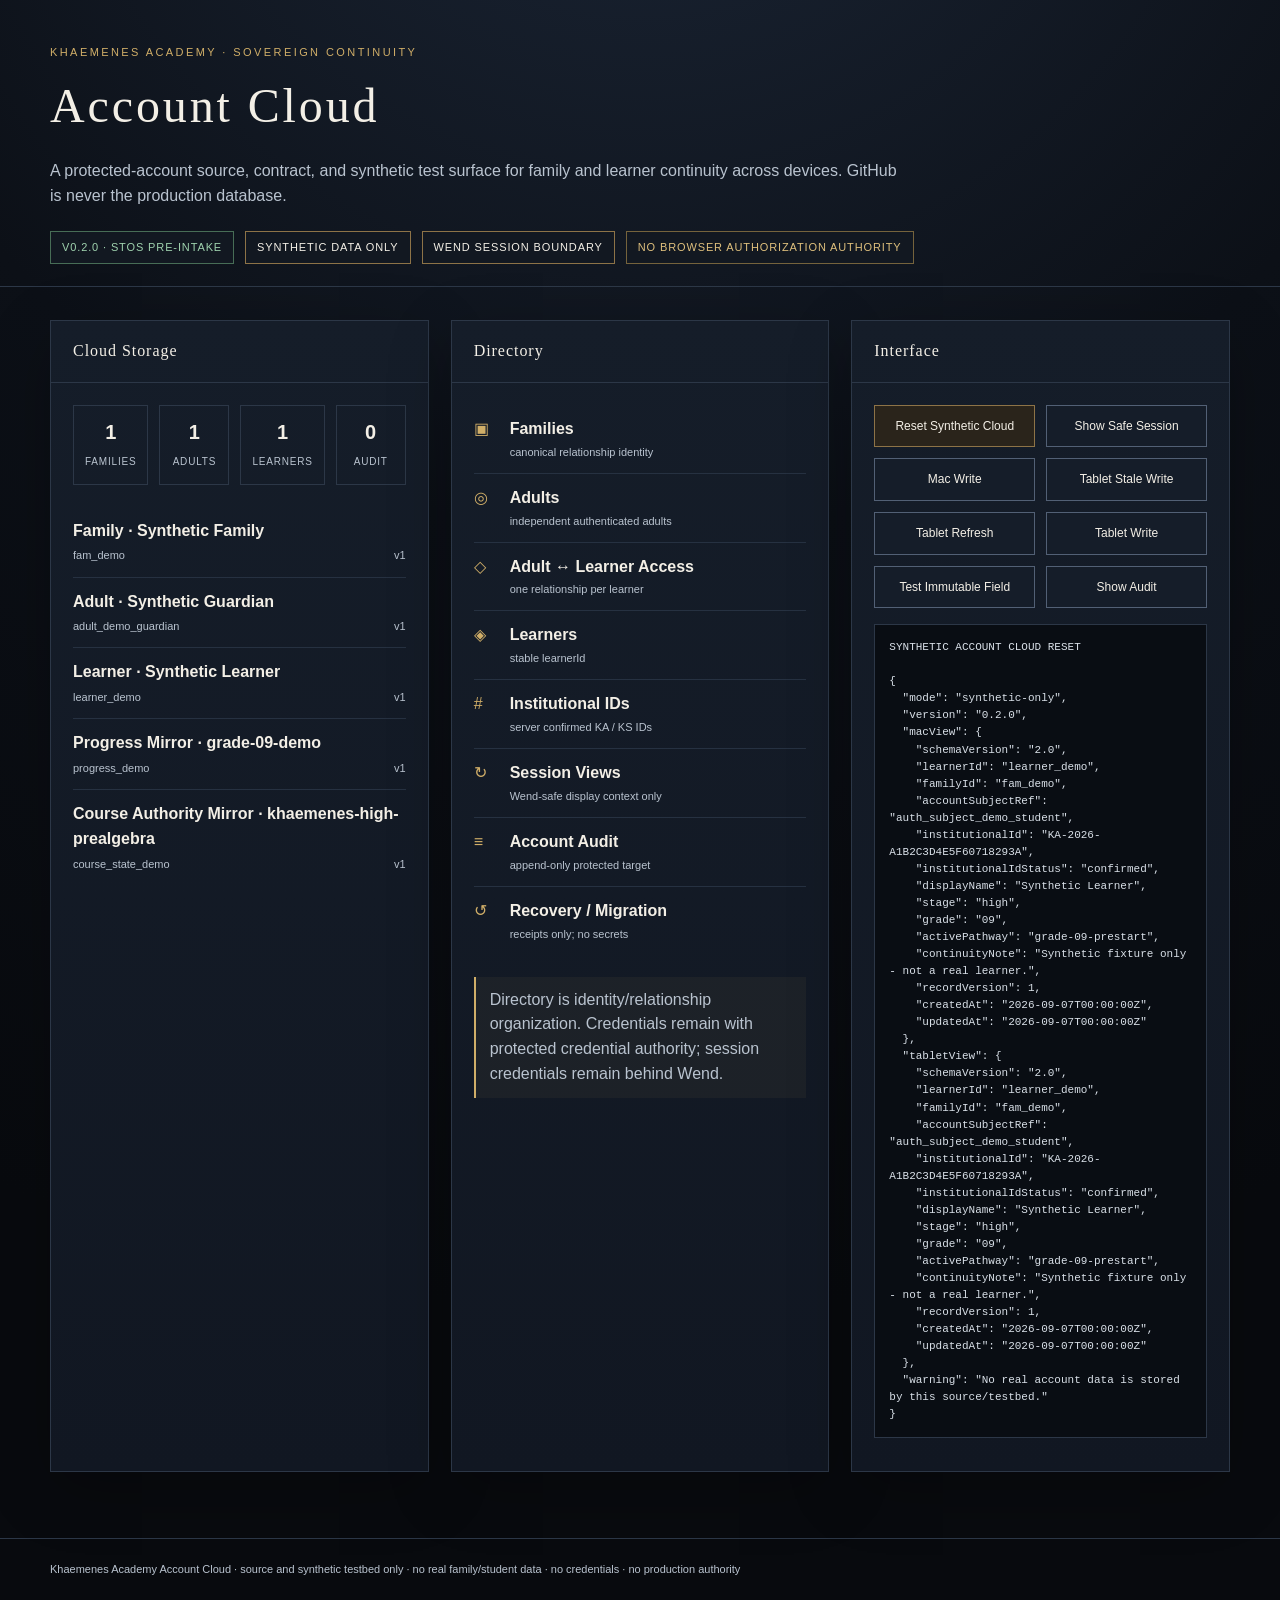
<file: index.html>
<!doctype html>
<html lang="en">
<head>
<meta charset="utf-8">
<meta name="viewport" content="width=device-width,initial-scale=1,viewport-fit=cover">
<meta name="referrer" content="no-referrer">
<meta http-equiv="Permissions-Policy" content="camera=(), microphone=(), geolocation=(), payment=(), usb=()">
<meta http-equiv="Content-Security-Policy" content="default-src 'self'; script-src 'self'; style-src 'self'; img-src 'self' data:; connect-src 'self'; object-src 'none'; base-uri 'none'; form-action 'none'; frame-ancestors 'none'">
<title>Khaemenes Account Cloud · STOS Pre-Intake</title>
<link rel="stylesheet" href="./assets/account-cloud.css">
</head>
<body>
<header class="mast"><div class="shell"><div class="kicker">Khaemenes Academy · Sovereign Continuity</div><h1>Account Cloud</h1><p class="sub">A protected-account source, contract, and synthetic test surface for family and learner continuity across devices. GitHub is never the production database.</p><div class="statusline"><span class="pill ok">v0.2.0 · STOS Pre-Intake</span><span class="pill">Synthetic Data Only</span><span class="pill">Wend Session Boundary</span><span class="pill warn">No Browser Authorization Authority</span></div></div></header>
<main><div class="shell"><div class="grid">
<section class="panel" aria-labelledby="cloud-title"><div class="panel-head"><h2 id="cloud-title">Cloud Storage</h2></div><div class="panel-body"><div class="stats"><div class="stat"><b id="stat-families">0</b><span>Families</span></div><div class="stat"><b id="stat-adults">0</b><span>Adults</span></div><div class="stat"><b id="stat-learners">0</b><span>Learners</span></div><div class="stat"><b id="stat-audit">0</b><span>Audit</span></div></div><div id="record-list"></div></div></section>
<section class="panel" aria-labelledby="directory-title"><div class="panel-head"><h2 id="directory-title">Directory</h2></div><div class="panel-body"><div id="directory-tree"></div><div class="notice">Directory is identity/relationship organization. Credentials remain with protected credential authority; session credentials remain behind Wend.</div></div></section>
<section class="panel" aria-labelledby="interface-title"><div class="panel-head"><h2 id="interface-title">Interface</h2></div><div class="panel-body"><div class="actions"><button class="btn primary" id="reset-cloud" type="button">Reset Synthetic Cloud</button><button class="btn" id="show-session" type="button">Show Safe Session</button><button class="btn" id="mac-write" type="button">Mac Write</button><button class="btn" id="tablet-stale" type="button">Tablet Stale Write</button><button class="btn" id="tablet-refresh" type="button">Tablet Refresh</button><button class="btn" id="tablet-write" type="button">Tablet Write</button><button class="btn" id="immutable-attack" type="button">Test Immutable Field</button><button class="btn" id="show-audit" type="button">Show Audit</button></div><pre id="console" class="console">Loading synthetic Account Cloud…</pre></div></section>
</div></div></main>
<footer><div class="shell">Khaemenes Academy Account Cloud · source and synthetic testbed only · no real family/student data · no credentials · no production authority</div></footer>
<script src="./assets/account-cloud-client.js"></script>
<script src="./assets/account-cloud-config.example.js"></script>
<script src="./assets/account-cloud-ui.js"></script>
</body>
</html>
</file>
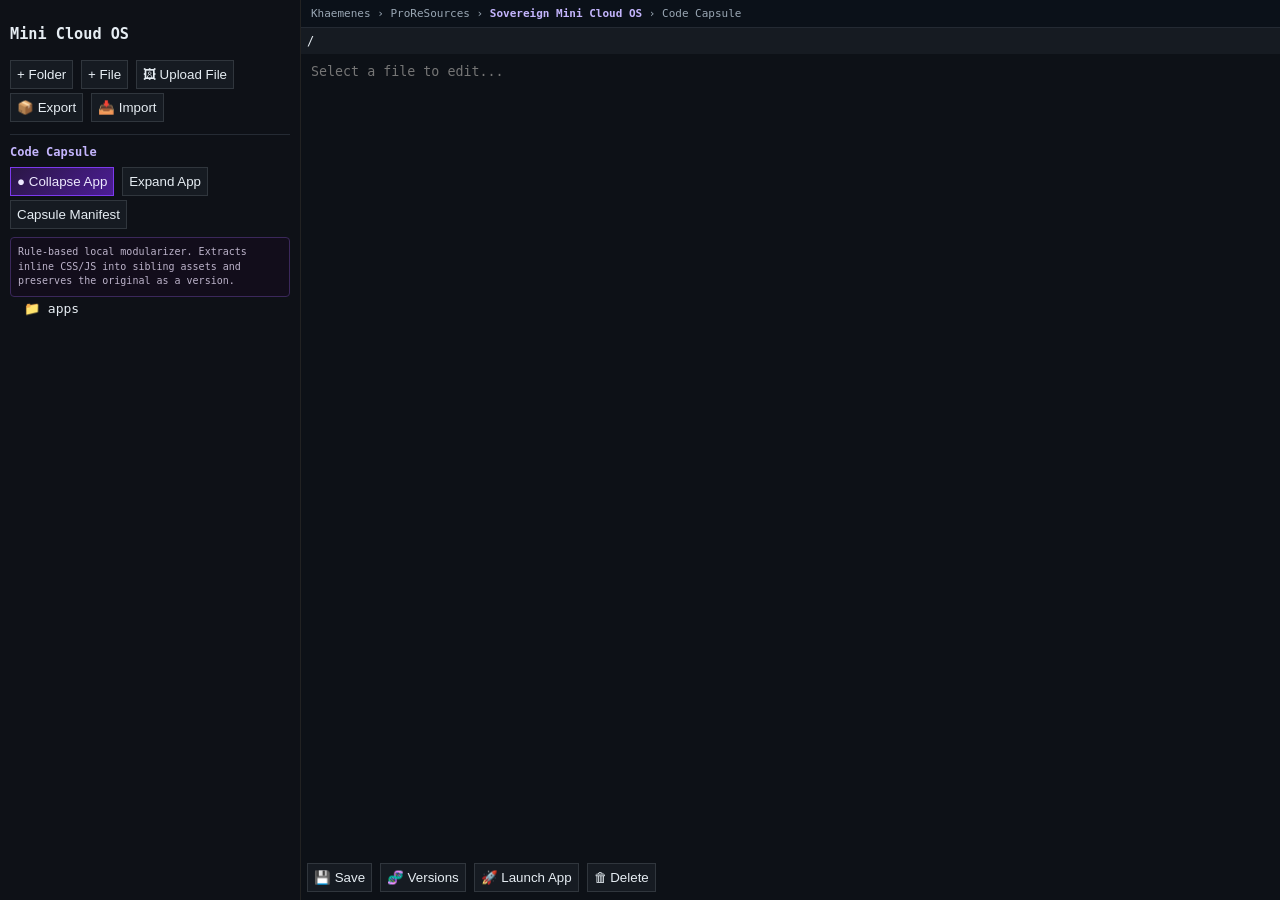
<file: reference/sovereign-mini-cloud-os-code-capsule.html>
<!DOCTYPE html>
<html lang="en">
<head>
<meta charset="UTF-8">
<title>Sovereign Mini Cloud OS · Code Capsule</title>
<meta name="viewport" content="width=device-width, initial-scale=1.0">
<style>
body {
  margin: 0;
  font-family: monospace;
  display: flex;
  height: 100vh;
  background: #0e1117;
  color: #e6edf3;
}
#sidebar {
  width: 280px;
  border-right: 1px solid #222;
  padding: 10px;
  overflow-y: auto;
}
#main {
  flex: 1;
  display: flex;
  flex-direction: column;
}
button {
  background: #161b22;
  color: #e6edf3;
  border: 1px solid #30363d;
  padding: 6px;
  margin: 2px 0;
  cursor: pointer;
}
button:hover { background: #21262d; }
ul { list-style: none; padding-left: 14px; margin: 0; }
li { cursor: pointer; margin: 4px 0; }
.folder::before { content: "📁 "; }
.file::before { content: "📄 "; }
.app::before { content: "🚀 "; }
#editor {
  flex: 1;
  background: #0d1117;
  color: #e6edf3;
  border: none;
  padding: 10px;
  resize: none;
}
#imagePreview {
  max-width: 100%;
  max-height: 40vh;
  display: none;
  margin-top: 8px;
  object-fit: contain;
  background: #05070c;
  border-radius: 4px;
}
#path {
  background: #161b22;
  padding: 6px;
  font-size: 12px;
}
#toolbar { padding: 6px; background: #0d1117; }

/* 🟣 KHAEMENES MINI-AGI / CODE-CAPSULE SOURCE MARKER — hidden from visible UI */
:root { --khae-mini-agi-dot:#8b5cf6; }
#khaeMiniAgiDot { display:none !important; color:var(--khae-mini-agi-dot); }

#breadcrumbs{
  position:sticky;top:0;z-index:5;
  padding:7px 10px;border-bottom:1px solid #242a33;
  background:#0b1119;color:#9aa7b4;font-size:11px;
}
#breadcrumbs strong{color:#c4b5fd}
#capsuleTools{
  margin-top:10px;padding-top:10px;border-top:1px solid #252b34;
}
#capsuleTools h4{margin:0 0 6px;color:#c4b5fd;font-size:12px}
.purpleButton{
  border-color:#7c3aed !important;
  background:linear-gradient(135deg,#2a1744,#4c1d95) !important;
  color:#ede9fe !important;
}
.purpleButton:hover{background:linear-gradient(135deg,#3b1f62,#6d28d9) !important}
#capsuleNotice{
  margin-top:6px;padding:7px;border:1px solid #3b285b;border-radius:4px;
  color:#bcb3ca;background:#120d1b;font-size:10px;line-height:1.45
}
dialog{
  width:min(760px,calc(100% - 32px));max-height:85vh;
  border:1px solid #30363d;border-radius:7px;background:#0d1117;color:#e6edf3;
}
dialog::backdrop{background:rgba(0,0,0,.7)}
.dialogHead{display:flex;align-items:center;gap:8px;padding-bottom:8px;border-bottom:1px solid #30363d}
.dialogHead h3{margin:0;color:#c4b5fd}
.dialogHead button{margin-left:auto;width:auto}
.dialogBody{padding-top:10px}
.dialogBody pre{max-height:42vh;overflow:auto;white-space:pre-wrap;background:#070b10;padding:10px;border:1px solid #252b34}


/* =========================================================
   BLACK HOLE VAULT
   Encrypted, browser-local, omitted from the visible tree
   and from normal Mini Cloud exports.
   ========================================================= */
#blackHoleVaultEntry[hidden]{display:none !important}
#blackHoleVaultEntry{
  width:100%;
  margin-top:6px;
  border-color:#3b0764 !important;
  background:linear-gradient(135deg,#120817,#271039) !important;
  color:#e9d5ff !important;
}
#blackHoleVaultEntry:hover{
  background:linear-gradient(135deg,#1b0b25,#3b1760) !important;
}
#blackHoleVaultDialog{
  width:min(820px,calc(100% - 32px));
  max-height:88vh;
}
.bhv-grid{
  display:grid;
  grid-template-columns:1fr auto;
  gap:8px;
  align-items:center;
}
.bhv-grid input{
  min-width:0;
  width:100%;
  box-sizing:border-box;
  background:#070b10;
  color:#e6edf3;
  border:1px solid #30363d;
  border-radius:4px;
  padding:8px;
  font:inherit;
}
.bhv-actions{
  display:flex;
  flex-wrap:wrap;
  gap:6px;
  margin:10px 0;
}
.bhv-status{
  min-height:18px;
  padding:7px 8px;
  border:1px solid #252b34;
  border-radius:4px;
  color:#b8c4d0;
  background:#090d13;
  font-size:11px;
  line-height:1.45;
}
.bhv-warning{
  margin-top:8px;
  padding:8px;
  border:1px solid #4b2435;
  border-radius:4px;
  color:#d8b4c1;
  background:#170b10;
  font-size:10px;
  line-height:1.45;
}
#blackHoleVaultList{
  margin-top:10px;
  padding:0;
  border-top:1px solid #252b34;
}
#blackHoleVaultList li{
  display:grid;
  grid-template-columns:minmax(0,1fr) auto;
  gap:8px;
  align-items:center;
  padding:8px 2px;
  border-bottom:1px solid #1e252e;
  cursor:default;
}
#blackHoleVaultList strong{
  display:block;
  color:#e9d5ff;
  font-size:12px;
}
#blackHoleVaultList small{
  display:block;
  color:#8793a0;
  font-size:10px;
  margin-top:2px;
}
#blackHoleVaultList .bhv-row-actions{
  display:flex;
  gap:4px;
}
#blackHoleVaultList button{
  width:auto;
  margin:0;
  font-size:10px;
}

</style>
</head>
<body>
<!-- 🟣 KHAEMENES MINI-AGI COLLAPSE SEAM: search "🟣" in source to find this module -->
<span id="khaeMiniAgiDot" aria-hidden="true">•</span>


<div id="sidebar">
  <h3>Mini Cloud OS</h3>
  <button onclick="newFolder()">+ Folder</button>
  <button onclick="newFile()">+ File</button>
  <button onclick="uploadFile()">🖼 Upload File</button>
  <button onclick="exportCloud()">📦 Export</button>
  <button onclick="importCloud()">📥 Import</button>
  <div id="capsuleTools">
    <h4>Code Capsule</h4>
    <button class="purpleButton" onclick="collapseSelectedApp()">● Collapse App</button>
    <button onclick="expandSelectedApp()">Expand App</button>
    <button onclick="showCapsuleManifest()">Capsule Manifest</button>
    <div id="capsuleNotice">Rule-based local modularizer. Extracts inline CSS/JS into sibling assets and preserves the original as a version.</div>
    <button id="blackHoleVaultEntry" class="purpleButton" type="button" hidden>◉ Private Vault</button>
  </div>
  <ul id="tree"></ul>
</div>

<div id="main">
  <div id="breadcrumbs">Khaemenes › ProReSources › <strong>Sovereign Mini Cloud OS</strong> › Code Capsule</div>
  <div id="path">/</div>
  <textarea id="editor" placeholder="Select a file to edit..."></textarea>
  <img id="imagePreview" alt="Image preview" />
  <div id="toolbar">
    <button onclick="saveFile()">💾 Save</button>
    <button onclick="showVersions()">🧬 Versions</button>
    <button onclick="launchApp()">🚀 Launch App</button>
    <button onclick="deleteItem()">🗑 Delete</button>
  </div>
</div>


<dialog id="capsuleDialog">
  <div class="dialogHead">
    <h3>Code Capsule</h3>
    <button type="button" onclick="document.getElementById('capsuleDialog').close()">×</button>
  </div>
  <div class="dialogBody">
    <div id="capsuleDialogText"></div>
    <pre id="capsuleDialogPre"></pre>
  </div>
</dialog>


<!--
  BLACK HOLE VAULT UI
  Hidden by default. Reveal with ?vault=1 or Ctrl+Alt+V.
  Security does not depend on the UI being hidden: vault records are encrypted.
-->
<dialog id="blackHoleVaultDialog">
  <div class="dialogHead">
    <h3>Private Vault</h3>
    <button type="button" id="blackHoleVaultClose">×</button>
  </div>
  <div class="dialogBody">
    <div class="bhv-grid">
      <input
        id="blackHoleVaultPassphrase"
        type="password"
        autocomplete="new-password"
        spellcheck="false"
        placeholder="Vault passphrase"
        aria-label="Private Vault passphrase"
      />
      <button type="button" id="blackHoleVaultUnlock" class="purpleButton">Unlock / Initialize</button>
    </div>

    <div class="bhv-actions">
      <button type="button" id="blackHoleVaultImport" disabled>Import hidden file</button>
      <button type="button" id="blackHoleVaultRefresh" disabled>Refresh</button>
      <button type="button" id="blackHoleVaultLock" disabled>Lock</button>
    </div>

    <div id="blackHoleVaultStatus" class="bhv-status" aria-live="polite">
      Locked. The passphrase is never written to localStorage or sessionStorage.
    </div>

    <div class="bhv-warning">
      This vault encrypts the stored file contents with Web Crypto AES-GCM and keeps them in IndexedDB.
      It is omitted from the visible Mini Cloud tree and from normal Mini Cloud JSON exports.
      Do not check the original sensitive file into a public GitHub repository and expect this vault
      to make that public copy private.
    </div>

    <ul id="blackHoleVaultList"></ul>
  </div>
</dialog>

<input
  id="blackHoleVaultFileInput"
  type="file"
  style="display:none"
/>

<!-- hidden file input for uploads -->
<input
  type="file"
  id="fileInput"
  style="display:none"
  accept="image/*,.txt,.md,.json,.html,.css,.js,.pdf,.doc,.docx"
/>

<script>
/* ==========================
   VISIBLE MINI CLOUD CONTENT HANDLING
   (NO PASSWORD / ENCRYPTION)

   IMPORTANT:
   The normal tree below remains plain localStorage for compatibility.
   The separate Black Hole Vault module farther down uses encrypted
   IndexedDB records and is intentionally excluded from this tree/export.
========================== */

function encrypt(text){
  // kept for compatibility – just returns plain text
  return text == null ? "" : String(text);
}
function decrypt(data){
  return data == null ? "" : String(data);
}

/* DOM refs */
const editor       = document.getElementById("editor");
const imagePreview = document.getElementById("imagePreview");
const fileInput    = document.getElementById("fileInput");

/* ==========================
   FILESYSTEM
========================== */
let fs = JSON.parse(localStorage.getItem("cloudFS") || "null");
if (!fs) {
  fs = {
    name: "root",
    type: "folder",
    children: [
      { name:"apps", type:"folder", children:[] }
    ]
  };
}

let currentNode = null;
let currentPath = [];

/* ==========================
   TREE RENDER
========================== */
function renderTree() {
  const tree = document.getElementById("tree");
  tree.innerHTML = "";
  renderNode(fs, tree, []);
}

function renderNode(node, parent, path) {
  node.children?.forEach((child, i) => {
    const li = document.createElement("li");
    li.textContent = child.name;
    li.className = (child.type === "file" && child.name === "index.html")
      ? "app"
      : child.type;
    li.onclick = e => {
      e.stopPropagation();
      openNode(child, path.concat(i));
    };
    parent.appendChild(li);
    if (child.type === "folder") {
      const ul = document.createElement("ul");
      parent.appendChild(ul);
      renderNode(child, ul, path.concat(i));
    }
  });
}

function lookup(path) {
  return path.reduce((n,i)=>n.children[i], fs);
}

/* ==========================
   PATH / OPEN
========================== */
function updatePathBar(path) {
  const pathEl = document.getElementById("path");
  if (!path.length) {
    pathEl.textContent = "/";
    return;
  }
  const parts = path.map((_,i)=>lookup(path.slice(0,i+1)).name);
  pathEl.textContent = "/" + parts.join("/");
}

function openNode(node, path) {
  currentNode = node;
  currentPath = path;
  updatePathBar(path);

  if (node.type !== "file") {
    editor.value = "";
    imagePreview.style.display = "none";
    imagePreview.src = "";
    return;
  }

  // Detect file kind (image vs text)
  const kind = node.fileKind ||
    (typeof node.content === "string" && node.content.startsWith("data:image/") ? "image" : "text");

  if (kind === "image") {
    editor.value = "";
    imagePreview.style.display = "block";
    imagePreview.src = node.content || "";
  } else {
    const raw = decrypt(node.content || "");
    editor.value = raw;
    imagePreview.style.display = "none";
    imagePreview.src = "";
  }
}

/* Parent of the currently selected node (or fs if root) */
function parentFolder() {
  return currentPath.length ? lookup(currentPath.slice(0,-1)) : fs;
}

/* Choose which folder new items should go into */
function getTargetFolderForNew() {
  if (currentNode && currentNode.type === "folder") {
    return currentNode;
  }
  return parentFolder();
}

/* ==========================
   ACTIONS: NEW FOLDER / FILE
========================== */
function newFolder() {
  const name = prompt("Folder name?");
  if (!name) return;

  const target = getTargetFolderForNew();
  target.children = target.children || [];

  target.children.push({ name, type:"folder", children:[] });
  const newIndex = target.children.length - 1;

  let basePath;
  if (currentNode && currentNode.type === "folder") {
    basePath = currentPath.slice();
  } else {
    basePath = currentPath.slice(0, -1);
  }
  const newPath = basePath.concat(newIndex);

  persist();
  openNode(lookup(newPath), newPath);
}

function newFile() {
  const name = prompt("File name?");
  if (!name) return;

  const target = getTargetFolderForNew();
  target.children = target.children || [];

  target.children.push({
    name,
    type:"file",
    content:"",
    versions:[],
    fileKind:"text"
  });
  const newIndex = target.children.length - 1;

  let basePath;
  if (currentNode && currentNode.type === "folder") {
    basePath = currentPath.slice();
  } else {
    basePath = currentPath.slice(0, -1);
  }
  const newPath = basePath.concat(newIndex);

  persist();
  openNode(lookup(newPath), newPath);
}

/* ==========================
   ACTIONS: UPLOAD FILE
========================== */
function uploadFile() {
  fileInput.value = "";
  fileInput.click();
}

fileInput.addEventListener("change", e => {
  const file = e.target.files[0];
  if (!file) return;

  const target = getTargetFolderForNew();
  target.children = target.children || [];

  const isImage = file.type.startsWith("image/");
  const reader = new FileReader();

  reader.onload = () => {
    const node = {
      name: file.name,
      type: "file",
      content: reader.result,
      versions: [],
      fileKind: isImage ? "image" : "text",
      mime: file.type || undefined
    };
    target.children.push(node);

    const newIndex = target.children.length - 1;

    let basePath;
    if (currentNode && currentNode.type === "folder") {
      basePath = currentPath.slice();
    } else {
      basePath = currentPath.slice(0, -1);
    }
    const newPath = basePath.concat(newIndex);

    persist();
    openNode(lookup(newPath), newPath);
  };

  if (isImage) {
    reader.readAsDataURL(file);   // for <img src="...">
  } else {
    reader.readAsText(file);
  }
});

/* ==========================
   SAVE / VERSIONS / APP LAUNCH
========================== */
function saveFile() {
  if (!currentNode || currentNode.type !== "file") return;

  if (currentNode.fileKind === "image") {
    alert("Image files can't be edited here. Upload a new image file to replace it.");
    return;
  }

  // initialize versions array if needed
  currentNode.versions = currentNode.versions || [];

  // keep previous content as a version (if defined)
  if (typeof currentNode.content === "string") {
    currentNode.versions.unshift(currentNode.content);
  }
  currentNode.versions = currentNode.versions.slice(0,10);

  // store plain content
  currentNode.content = encrypt(editor.value);
  persist();
}

function showVersions() {
  if (!currentNode || currentNode.type !== "file") {
    alert("Select a file to view versions.");
    return;
  }
  if (currentNode.fileKind === "image") {
    alert("Version restore is not available for image files.");
    return;
  }
  if (!currentNode.versions || !currentNode.versions.length) {
    alert("No versions recorded for this file yet.");
    return;
  }
  const indexStr = prompt(
    `Restore version index:\n0 = most recent previous version\n(Available: 0–${currentNode.versions.length - 1})`
  );
  if (indexStr === null) return;
  const v = parseInt(indexStr, 10);
  if (isNaN(v) || v < 0 || v >= currentNode.versions.length) {
    alert("Invalid version index.");
    return;
  }
  currentNode.content = currentNode.versions[v];
  editor.value = decrypt(currentNode.content);
  persist();
}

function launchApp() {
  if (currentNode?.type === "file" && currentNode.name === "index.html") {
    const html = decrypt(currentNode.content || "");
    const win = window.open();
    if (win) {
      win.document.write(html);
      win.document.close();
    } else {
      alert("Popup blocked. Please allow popups for this site to launch the app.");
    }
  } else {
    alert('Select an "index.html" file inside an app folder to launch.');
  }
}

/* ==========================
   DELETE
========================== */
function deleteItem() {
  if (!currentNode || !currentPath.length) {
    alert("Select a file or folder to delete.");
    return;
  }
  if (!confirm(`Delete "${currentNode.name}"? This cannot be undone.`)) {
    return;
  }
  const parent = parentFolder();
  const idx = currentPath[currentPath.length - 1];
  parent.children.splice(idx, 1);

  currentNode = null;
  currentPath = [];
  editor.value = "";
  imagePreview.style.display = "none";
  imagePreview.src = "";
  updatePathBar([]);

  persist();
}

/* ==========================
   EXPORT / IMPORT
========================== */
function exportCloud() {
  const blob = new Blob([JSON.stringify(fs, null, 2)], {type:"application/json"});
  const a = document.createElement("a");
  a.href = URL.createObjectURL(blob);
  a.download = "mini-cloud.json";
  a.click();
}

function importCloud() {
  const input = document.createElement("input");
  input.type = "file";
  input.accept = "application/json";
  input.onchange = e => {
    const file = e.target.files[0];
    if (!file) return;
    const reader = new FileReader();
    reader.onload = () => {
      try {
        const imported = JSON.parse(reader.result);
        // minimal validation: must at least be a folder root
        if (!imported || imported.type !== "folder" || !Array.isArray(imported.children)) {
          alert("Invalid cloud file format.");
          return;
        }
        fs = imported;
        currentNode = null;
        currentPath = [];
        editor.value = "";
        imagePreview.style.display = "none";
        imagePreview.src = "";
        updatePathBar([]);
        persist();
      } catch (err) {
        alert("Could not import cloud file (invalid JSON).");
      }
    };
    reader.readAsText(file);
  };
  input.click();
}


/* ==========================
   🟣 KHAEMENES CODE CAPSULE
   Rule-based modularizer.
   No remote AI/model is implied.
========================== */

function capsuleSanitizeName(name){
  return String(name || "app")
    .replace(/[^\w.\-]+/g, "-")
    .replace(/^-+|-+$/g, "") || "app";
}

function findChild(folder, name, type){
  return (folder.children || []).find(child =>
    child.name === name && (!type || child.type === type)
  ) || null;
}

function ensureFolder(parent, name){
  parent.children = parent.children || [];
  let folder = findChild(parent, name, "folder");
  if (!folder){
    folder = {name, type:"folder", children:[]};
    parent.children.push(folder);
  }
  return folder;
}

function upsertTextFile(parent, name, content){
  parent.children = parent.children || [];
  let file = findChild(parent, name, "file");
  if (!file){
    file = {name, type:"file", content:"", versions:[], fileKind:"text"};
    parent.children.push(file);
  }
  file.versions = file.versions || [];
  if (typeof file.content === "string" && file.content !== ""){
    file.versions.unshift(file.content);
    file.versions = file.versions.slice(0,10);
  }
  file.content = String(content ?? "");
  file.fileKind = "text";
  return file;
}

function selectedAppContext(){
  if (!currentNode || currentNode.type !== "file" || currentNode.name !== "index.html"){
    alert('Select an "index.html" file inside an app folder first.');
    return null;
  }
  const appFolder = parentFolder();
  if (!appFolder || appFolder.type !== "folder"){
    alert("The selected index.html must be inside an app folder.");
    return null;
  }
  return {indexFile:currentNode, appFolder};
}

function extractInlineBlocks(html){
  const styles = [];
  const scripts = [];

  let shell = String(html || "");

  shell = shell.replace(/<style(?:\s[^>]*)?>([\s\S]*?)<\/style>/gi, (_, body) => {
    styles.push(body.trim());
    return "";
  });

  shell = shell.replace(/<script(?![^>]*\bsrc\s*=)(?:\s[^>]*)?>([\s\S]*?)<\/script>/gi, (_, body) => {
    scripts.push(body.trim());
    return "";
  });

  return {shell, styles, scripts};
}

function injectCapsuleLinks(shell, cssPath, jsPath){
  let out = shell;

  const marker = '<!-- 🟣 KHAEMENES MINI-AGI COLLAPSE SEAM -->';

  if (cssPath){
    const link = `${marker}\n<link rel="stylesheet" href="${cssPath}">`;
    out = /<\/head>/i.test(out)
      ? out.replace(/<\/head>/i, `${link}\n</head>`)
      : `${link}\n${out}`;
  }

  if (jsPath){
    const script = `${marker}\n<script src="${jsPath}" defer><\/script>`;
    out = /<\/body>/i.test(out)
      ? out.replace(/<\/body>/i, `${script}\n</body>`)
      : `${out}\n${script}`;
  }

  return out;
}

function collapseSelectedApp(){
  const ctx = selectedAppContext();
  if (!ctx) return;

  const html = decrypt(ctx.indexFile.content || "");
  if (!html.trim()){
    alert("The selected index.html is empty.");
    return;
  }

  // Preserve original as a normal version before changing anything.
  ctx.indexFile.versions = ctx.indexFile.versions || [];
  ctx.indexFile.versions.unshift(ctx.indexFile.content || "");
  ctx.indexFile.versions = ctx.indexFile.versions.slice(0,10);

  const extracted = extractInlineBlocks(html);
  if (!extracted.styles.length && !extracted.scripts.length){
    alert("No inline <style> or inline <script> blocks were found to collapse.");
    return;
  }

  const assets = ensureFolder(ctx.appFolder, "assets");
  const css = extracted.styles.join("\n\n/* ---- collapsed style block ---- */\n\n");
  const js = extracted.scripts.join("\n\n/* ---- collapsed script block ---- */\n\n");

  if (css) upsertTextFile(assets, "app.css", css);
  if (js) upsertTextFile(assets, "app.js", js);

  const shell = injectCapsuleLinks(
    extracted.shell,
    css ? "assets/app.css" : "",
    js ? "assets/app.js" : ""
  );

  ctx.indexFile.content = shell;
  ctx.indexFile.capsule = {
    schema:"khaemenes-code-capsule",
    version:1,
    collapsedAt:new Date().toISOString(),
    cssFile:css ? "assets/app.css" : "",
    jsFile:js ? "assets/app.js" : "",
    originalBytes:html.length,
    shellBytes:shell.length,
    styleBlocks:extracted.styles.length,
    scriptBlocks:extracted.scripts.length
  };

  upsertTextFile(
    ctx.appFolder,
    "capsule-manifest.json",
    JSON.stringify({
      ...ctx.indexFile.capsule,
      appFolder:ctx.appFolder.name,
      entry:"index.html",
      sourceMarker:"🟣"
    }, null, 2)
  );

  editor.value = shell;
  persist();
  showCapsuleManifest();
}

function expandSelectedApp(){
  const ctx = selectedAppContext();
  if (!ctx) return;

  const assets = findChild(ctx.appFolder, "assets", "folder");
  const cssFile = assets && findChild(assets, "app.css", "file");
  const jsFile = assets && findChild(assets, "app.js", "file");

  let shell = decrypt(ctx.indexFile.content || "");
  if (!cssFile && !jsFile){
    alert("No Code Capsule assets were found for this app.");
    return;
  }

  // Preserve collapsed shell as a version.
  ctx.indexFile.versions = ctx.indexFile.versions || [];
  ctx.indexFile.versions.unshift(ctx.indexFile.content || "");
  ctx.indexFile.versions = ctx.indexFile.versions.slice(0,10);

  if (cssFile){
    const css = decrypt(cssFile.content || "");
    shell = shell.replace(
      /<!-- 🟣 KHAEMENES MINI-AGI COLLAPSE SEAM -->\s*<link rel="stylesheet" href="assets\/app\.css">\s*/i,
      `<style>\n${css}\n</style>\n`
    );
  }

  if (jsFile){
    const js = decrypt(jsFile.content || "");
    shell = shell.replace(
      /<!-- 🟣 KHAEMENES MINI-AGI COLLAPSE SEAM -->\s*<script src="assets\/app\.js" defer><\/script>\s*/i,
      `<script>\n${js}\n<\/script>\n`
    );
  }

  ctx.indexFile.content = shell;
  ctx.indexFile.capsule = {
    ...(ctx.indexFile.capsule || {}),
    expandedAt:new Date().toISOString()
  };
  editor.value = shell;
  persist();

  const dlg = document.getElementById("capsuleDialog");
  document.getElementById("capsuleDialogText").textContent =
    "The app has been expanded back into a single-file entry. Capsule assets remain in /assets until you delete them.";
  document.getElementById("capsuleDialogPre").textContent =
    `Expanded ${ctx.appFolder.name}/index.html`;
  dlg.showModal();
}

function showCapsuleManifest(){
  const ctx = selectedAppContext();
  if (!ctx) return;

  const manifestFile = findChild(ctx.appFolder, "capsule-manifest.json", "file");
  const content = manifestFile
    ? decrypt(manifestFile.content || "")
    : JSON.stringify(ctx.indexFile.capsule || {status:"No capsule manifest yet."}, null, 2);

  const dlg = document.getElementById("capsuleDialog");
  document.getElementById("capsuleDialogText").textContent =
    "Code Capsule manifest. The 🟣 marker identifies the hidden module seam in generated HTML.";
  document.getElementById("capsuleDialogPre").textContent = content;
  dlg.showModal();
}



/* =========================================================
   BLACK HOLE VAULT
   ---------------------------------------------------------
   Purpose:
   - Store selected private files outside the normal Mini Cloud tree.
   - Encrypt each record with AES-GCM before IndexedDB persistence.
   - Derive encryption keys from a user passphrase with PBKDF2-SHA256.
   - Keep only opaque record IDs + encrypted envelopes in IndexedDB.
   - Never include vault records in exportCloud().
   - Never persist the passphrase or derived key.

   Visibility:
   - UI is hidden by default.
   - Reveal with ?vault=1 OR Ctrl+Alt+V.
   - UI obscurity is NOT treated as security. Encryption is the boundary.

   Limits:
   - This protects browser-local stored records at rest.
   - It cannot make a file private if that file is still committed to
     a public GitHub repository or otherwise publicly served.
   ========================================================= */

const BLACK_HOLE_VAULT = Object.freeze({
  DB_NAME: "sovereign-black-hole-vault-v1",
  DB_VERSION: 1,
  STORE: "records",
  SENTINEL_ID: "__vault_check__",
  SENTINEL_TEXT: "SOVEREIGN_BLACK_HOLE_V1",
  PBKDF2_ITERATIONS: 310000
});

let blackHoleDb = null;
let blackHolePassphrase = null;

const bhvEntry = document.getElementById("blackHoleVaultEntry");
const bhvDialog = document.getElementById("blackHoleVaultDialog");
const bhvPass = document.getElementById("blackHoleVaultPassphrase");
const bhvUnlock = document.getElementById("blackHoleVaultUnlock");
const bhvImport = document.getElementById("blackHoleVaultImport");
const bhvRefresh = document.getElementById("blackHoleVaultRefresh");
const bhvLock = document.getElementById("blackHoleVaultLock");
const bhvStatus = document.getElementById("blackHoleVaultStatus");
const bhvList = document.getElementById("blackHoleVaultList");
const bhvFileInput = document.getElementById("blackHoleVaultFileInput");

function bhvSetStatus(message){
  if (bhvStatus) bhvStatus.textContent = String(message || "");
}

function bhvBytes(bytes){
  const n = Math.max(0, Number(bytes) || 0);
  if (n < 1024) return `${n} B`;
  if (n < 1024 ** 2) return `${(n / 1024).toFixed(1)} KB`;
  if (n < 1024 ** 3) return `${(n / 1024 ** 2).toFixed(1)} MB`;
  return `${(n / 1024 ** 3).toFixed(2)} GB`;
}

function bhvRandomId(){
  if (globalThis.crypto?.randomUUID) return crypto.randomUUID();
  const a = crypto.getRandomValues(new Uint8Array(16));
  return [...a].map((b,i)=>
    ([4,6,8,10].includes(i) ? "-" : "") + b.toString(16).padStart(2,"0")
  ).join("");
}

function bhvRequest(request){
  return new Promise((resolve,reject)=>{
    request.onsuccess = ()=>resolve(request.result);
    request.onerror = ()=>reject(request.error || new Error("indexeddb-request-failed"));
  });
}

function bhvTransaction(tx){
  return new Promise((resolve,reject)=>{
    tx.oncomplete = ()=>resolve(true);
    tx.onabort = ()=>reject(tx.error || new Error("indexeddb-transaction-aborted"));
    tx.onerror = ()=>reject(tx.error || new Error("indexeddb-transaction-failed"));
  });
}

async function bhvOpenDb(){
  if (blackHoleDb) return blackHoleDb;
  if (!globalThis.indexedDB) throw new Error("IndexedDB is unavailable in this browser.");

  const request = indexedDB.open(BLACK_HOLE_VAULT.DB_NAME, BLACK_HOLE_VAULT.DB_VERSION);
  request.onupgradeneeded = event => {
    const db = event.target.result;
    if (!db.objectStoreNames.contains(BLACK_HOLE_VAULT.STORE)){
      db.createObjectStore(BLACK_HOLE_VAULT.STORE, {keyPath:"id"});
    }
  };

  blackHoleDb = await bhvRequest(request);
  blackHoleDb.onversionchange = ()=>{
    try { blackHoleDb.close(); } catch {}
    blackHoleDb = null;
  };
  return blackHoleDb;
}

async function bhvGetRecord(id){
  const db = await bhvOpenDb();
  const tx = db.transaction(BLACK_HOLE_VAULT.STORE,"readonly");
  return await bhvRequest(tx.objectStore(BLACK_HOLE_VAULT.STORE).get(id));
}

async function bhvPutRecord(record){
  const db = await bhvOpenDb();
  const tx = db.transaction(BLACK_HOLE_VAULT.STORE,"readwrite");
  tx.objectStore(BLACK_HOLE_VAULT.STORE).put(record);
  await bhvTransaction(tx);
}

async function bhvDeleteRecord(id){
  const db = await bhvOpenDb();
  const tx = db.transaction(BLACK_HOLE_VAULT.STORE,"readwrite");
  tx.objectStore(BLACK_HOLE_VAULT.STORE).delete(id);
  await bhvTransaction(tx);
}

async function bhvAllRecords(){
  const db = await bhvOpenDb();
  const tx = db.transaction(BLACK_HOLE_VAULT.STORE,"readonly");
  return await bhvRequest(tx.objectStore(BLACK_HOLE_VAULT.STORE).getAll());
}

async function bhvDeriveKey(passphrase,salt){
  const material = await crypto.subtle.importKey(
    "raw",
    new TextEncoder().encode(passphrase),
    "PBKDF2",
    false,
    ["deriveKey"]
  );

  return await crypto.subtle.deriveKey(
    {
      name:"PBKDF2",
      salt,
      iterations:BLACK_HOLE_VAULT.PBKDF2_ITERATIONS,
      hash:"SHA-256"
    },
    material,
    {name:"AES-GCM",length:256},
    false,
    ["encrypt","decrypt"]
  );
}

async function bhvEncryptBytes(bytes,passphrase){
  const salt = crypto.getRandomValues(new Uint8Array(16));
  const iv = crypto.getRandomValues(new Uint8Array(12));
  const key = await bhvDeriveKey(passphrase,salt);
  const ciphertext = await crypto.subtle.encrypt(
    {name:"AES-GCM",iv},
    key,
    bytes
  );
  return {salt,iv,ciphertext};
}

async function bhvDecryptBytes(record,passphrase){
  const key = await bhvDeriveKey(
    passphrase,
    new Uint8Array(record.salt)
  );
  return await crypto.subtle.decrypt(
    {name:"AES-GCM",iv:new Uint8Array(record.iv)},
    key,
    record.ciphertext
  );
}

function bhvPackFile(file,bytes){
  const meta = {
    name:file.name || "hidden-file",
    type:file.type || "application/octet-stream",
    lastModified:Number(file.lastModified) || 0
  };
  const header = new TextEncoder().encode(JSON.stringify(meta));
  const data = new Uint8Array(bytes);
  const packed = new Uint8Array(4 + header.length + data.length);
  const view = new DataView(packed.buffer);
  view.setUint32(0,header.length,false);
  packed.set(header,4);
  packed.set(data,4 + header.length);
  return packed.buffer;
}

function bhvUnpackFile(buffer){
  const bytes = new Uint8Array(buffer);
  if (bytes.byteLength < 4) throw new Error("Invalid encrypted file envelope.");
  const view = new DataView(bytes.buffer,bytes.byteOffset,bytes.byteLength);
  const headerLength = view.getUint32(0,false);
  if (headerLength < 2 || headerLength > bytes.byteLength - 4){
    throw new Error("Invalid encrypted file metadata.");
  }
  const headerBytes = bytes.slice(4,4 + headerLength);
  const meta = JSON.parse(new TextDecoder().decode(headerBytes));
  const fileBytes = bytes.slice(4 + headerLength);
  return {meta,fileBytes};
}

async function bhvCreateSentinel(passphrase){
  const encrypted = await bhvEncryptBytes(
    new TextEncoder().encode(BLACK_HOLE_VAULT.SENTINEL_TEXT),
    passphrase
  );
  await bhvPutRecord({
    id:BLACK_HOLE_VAULT.SENTINEL_ID,
    kind:"sentinel",
    createdAt:new Date().toISOString(),
    salt:encrypted.salt,
    iv:encrypted.iv,
    ciphertext:encrypted.ciphertext
  });
}

async function bhvVerifyPassphrase(passphrase){
  const sentinel = await bhvGetRecord(BLACK_HOLE_VAULT.SENTINEL_ID);

  // First use: initialize the vault with this passphrase.
  if (!sentinel){
    if (passphrase.length < 12){
      throw new Error("Use a vault passphrase of at least 12 characters.");
    }
    await bhvCreateSentinel(passphrase);
    return {initialized:true};
  }

  try{
    const plain = await bhvDecryptBytes(sentinel,passphrase);
    const text = new TextDecoder().decode(plain);
    if (text !== BLACK_HOLE_VAULT.SENTINEL_TEXT) throw new Error("invalid");
    return {initialized:false};
  }catch{
    throw new Error("Vault passphrase was not accepted.");
  }
}

function bhvSetUnlocked(unlocked){
  bhvImport.disabled = !unlocked;
  bhvRefresh.disabled = !unlocked;
  bhvLock.disabled = !unlocked;
  bhvUnlock.disabled = unlocked;
  bhvPass.disabled = unlocked;

  if (!unlocked){
    blackHolePassphrase = null;
    bhvPass.value = "";
    bhvList.innerHTML = "";
  }
}

async function bhvRenderList(){
  if (!blackHolePassphrase) return;

  bhvList.innerHTML = "";
  const records = (await bhvAllRecords())
    .filter(record=>record.id !== BLACK_HOLE_VAULT.SENTINEL_ID)
    .sort((a,b)=>String(b.createdAt || "").localeCompare(String(a.createdAt || "")));

  if (!records.length){
    const li = document.createElement("li");
    li.textContent = "No encrypted files are stored in the Private Vault.";
    bhvList.appendChild(li);
    bhvSetStatus("Vault unlocked · 0 hidden files.");
    return;
  }

  let readable = 0;

  for (const record of records){
    const li = document.createElement("li");
    const info = document.createElement("div");
    const actions = document.createElement("div");
    actions.className = "bhv-row-actions";

    try{
      const plain = await bhvDecryptBytes(record,blackHolePassphrase);
      const unpacked = bhvUnpackFile(plain);
      const title = document.createElement("strong");
      title.textContent = unpacked.meta.name || "hidden-file";

      const details = document.createElement("small");
      details.textContent = `${unpacked.meta.type || "application/octet-stream"} · ${bhvBytes(unpacked.fileBytes.byteLength)} · encrypted`;
      info.append(title,details);

      const exportButton = document.createElement("button");
      exportButton.type = "button";
      exportButton.textContent = "Export";
      exportButton.onclick = async ()=>{
        try{
          const latest = await bhvGetRecord(record.id);
          const decrypted = await bhvDecryptBytes(latest,blackHolePassphrase);
          const item = bhvUnpackFile(decrypted);
          const blob = new Blob([item.fileBytes],{type:item.meta.type || "application/octet-stream"});
          const a = document.createElement("a");
          a.href = URL.createObjectURL(blob);
          a.download = item.meta.name || "hidden-file";
          a.click();
          setTimeout(()=>URL.revokeObjectURL(a.href),2000);
        }catch(err){
          bhvSetStatus(`Export failed: ${err.message || err}`);
        }
      };

      const deleteButton = document.createElement("button");
      deleteButton.type = "button";
      deleteButton.textContent = "Delete";
      deleteButton.onclick = async ()=>{
        if (!confirm(`Permanently delete "${unpacked.meta.name}" from the encrypted vault?`)) return;
        await bhvDeleteRecord(record.id);
        await bhvRenderList();
      };

      actions.append(exportButton,deleteButton);
      readable++;
    }catch{
      const title = document.createElement("strong");
      title.textContent = "Unreadable encrypted record";
      const details = document.createElement("small");
      details.textContent = record.id;
      info.append(title,details);
    }

    li.append(info,actions);
    bhvList.appendChild(li);
  }

  bhvSetStatus(`Vault unlocked · ${readable} hidden file${readable === 1 ? "" : "s"}.`);
}

async function bhvUnlockVault(){
  const passphrase = String(bhvPass.value || "");
  if (!passphrase){
    bhvSetStatus("Enter the vault passphrase.");
    bhvPass.focus();
    return;
  }

  bhvSetStatus("Checking encrypted vault…");
  bhvUnlock.disabled = true;

  try{
    const result = await bhvVerifyPassphrase(passphrase);
    blackHolePassphrase = passphrase;
    bhvSetUnlocked(true);
    await bhvRenderList();
    if (result.initialized){
      bhvSetStatus("Encrypted vault initialized and unlocked. Keep the passphrase somewhere safe; it is not recoverable from this page.");
    }
  }catch(err){
    bhvSetUnlocked(false);
    bhvUnlock.disabled = false;
    bhvSetStatus(err.message || "Vault unlock failed.");
  }
}

async function bhvImportFile(file){
  if (!blackHolePassphrase || !file) return;
  bhvSetStatus(`Encrypting ${file.name}…`);

  const bytes = await file.arrayBuffer();
  const packed = bhvPackFile(file,bytes);
  const encrypted = await bhvEncryptBytes(packed,blackHolePassphrase);

  await bhvPutRecord({
    id:bhvRandomId(),
    kind:"file",
    createdAt:new Date().toISOString(),
    salt:encrypted.salt,
    iv:encrypted.iv,
    ciphertext:encrypted.ciphertext
  });

  // Do not keep plaintext bytes in application state.
  bhvSetStatus(`${file.name} encrypted and stored outside the visible Mini Cloud tree.`);
  await bhvRenderList();
}

function bhvRevealUi(){
  bhvEntry.hidden = false;
  if (!bhvDialog.open) bhvDialog.showModal();
  setTimeout(()=>bhvPass.focus(),50);
}

function bhvHideUi(){
  if (bhvDialog.open) bhvDialog.close();
}

bhvEntry?.addEventListener("click",bhvRevealUi);
document.getElementById("blackHoleVaultClose")?.addEventListener("click",bhvHideUi);
bhvUnlock?.addEventListener("click",bhvUnlockVault);
bhvPass?.addEventListener("keydown",event=>{
  if (event.key === "Enter"){
    event.preventDefault();
    bhvUnlockVault();
  }
});
bhvImport?.addEventListener("click",()=>{
  bhvFileInput.value = "";
  bhvFileInput.click();
});
bhvFileInput?.addEventListener("change",async event=>{
  const file = event.target.files?.[0];
  if (!file) return;
  try{
    await bhvImportFile(file);
  }catch(err){
    bhvSetStatus(`Import failed: ${err.message || err}`);
  }
});
bhvRefresh?.addEventListener("click",()=>bhvRenderList());
bhvLock?.addEventListener("click",()=>{
  bhvSetUnlocked(false);
  bhvUnlock.disabled = false;
  bhvSetStatus("Locked. The passphrase and decrypted filenames were removed from this page's working state.");
  bhvPass.focus();
});

// Optional, non-secret UI reveal mechanism.
// The vault remains cryptographically protected even when the UI is visible.
if (new URLSearchParams(location.search).get("vault") === "1"){
  bhvEntry.hidden = false;
}

document.addEventListener("keydown",event=>{
  if (event.ctrlKey && event.altKey && String(event.key).toLowerCase() === "v"){
    event.preventDefault();
    bhvRevealUi();
  }
});

// Clear in-memory passphrase when the page is leaving.
window.addEventListener("pagehide",()=>{ blackHolePassphrase = null; });


/* ==========================
   PERSIST
========================== */
function persist() {
  localStorage.setItem("cloudFS", JSON.stringify(fs));
  renderTree();
}

renderTree();
updatePathBar([]);
</script>

</body>
</html>
</file>
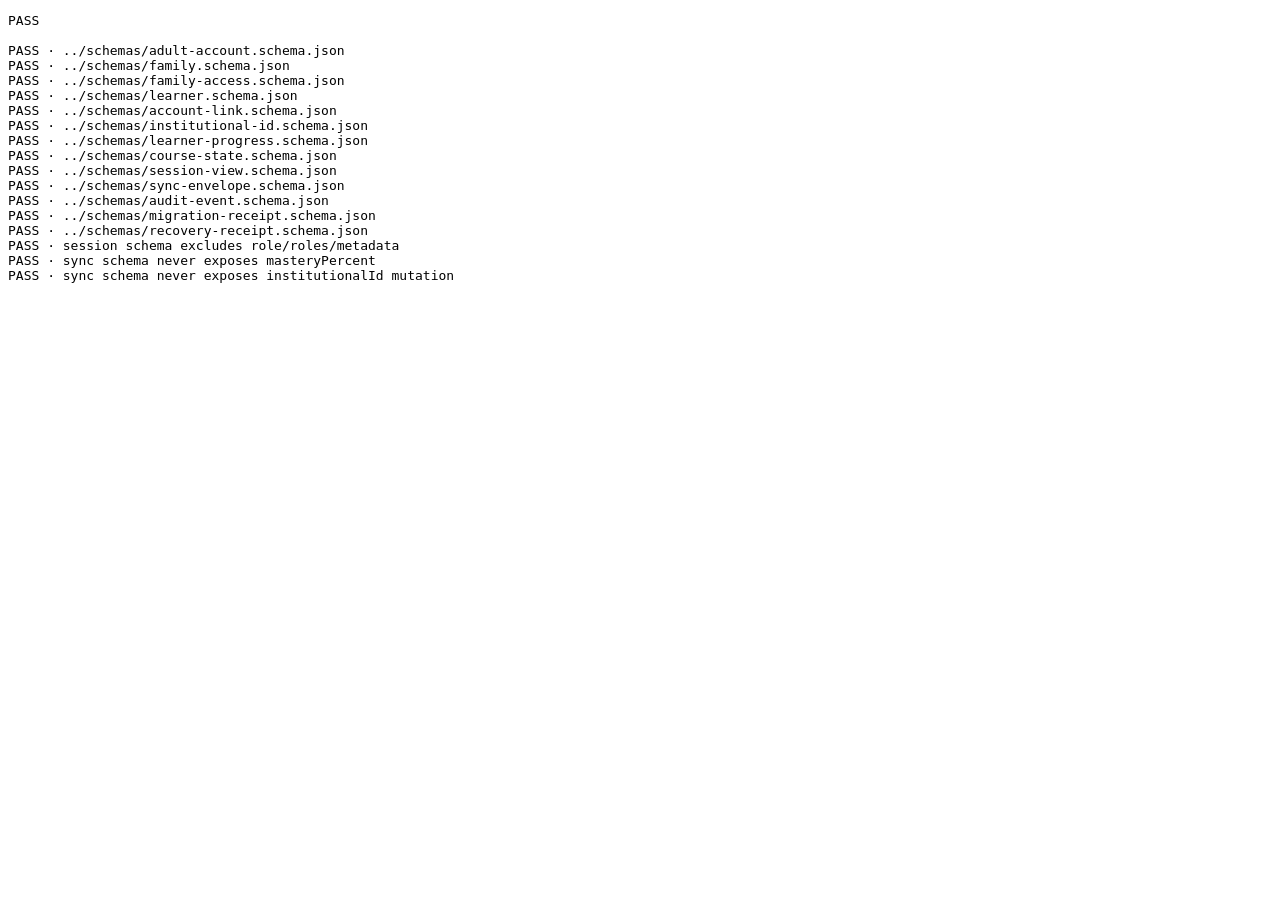
<file: tests/contract-self-test.html>
<!doctype html><meta charset="utf-8"><title>Account Cloud v0.2 Contract Self-Test</title><pre id="out">Running…</pre><script>
(async()=>{const paths=["adult-account","family","family-access","learner","account-link","institutional-id","learner-progress","course-state","session-view","sync-envelope","audit-event","migration-receipt","recovery-receipt"].map(x=>`../schemas/${x}.schema.json`),rows=[];for(const path of paths){try{const r=await fetch(path,{cache:"no-store"}),s=await r.json();rows.push([path,r.ok&&!!s.$schema&&!!s.title])}catch{rows.push([path,false])}}const session=await fetch("../schemas/session-view.schema.json").then(r=>r.json()),sessionText=JSON.stringify(session);rows.push(["session schema excludes role/roles/metadata",!/\"roles?\"|\"metadata\"/.test(sessionText)]);const sync=await fetch("../schemas/sync-envelope.schema.json").then(r=>r.json()),syncText=JSON.stringify(sync);rows.push(["sync schema never exposes masteryPercent",!syncText.includes("masteryPercent")]);rows.push(["sync schema never exposes institutionalId mutation",!syncText.includes("institutionalId")]);const pass=rows.every(([,ok])=>ok);document.getElementById("out").textContent=(pass?"PASS":"FAIL")+"\n\n"+rows.map(([p,ok])=>`${ok?"PASS":"FAIL"} · ${p}`).join("\n")})();
</script>
</file>
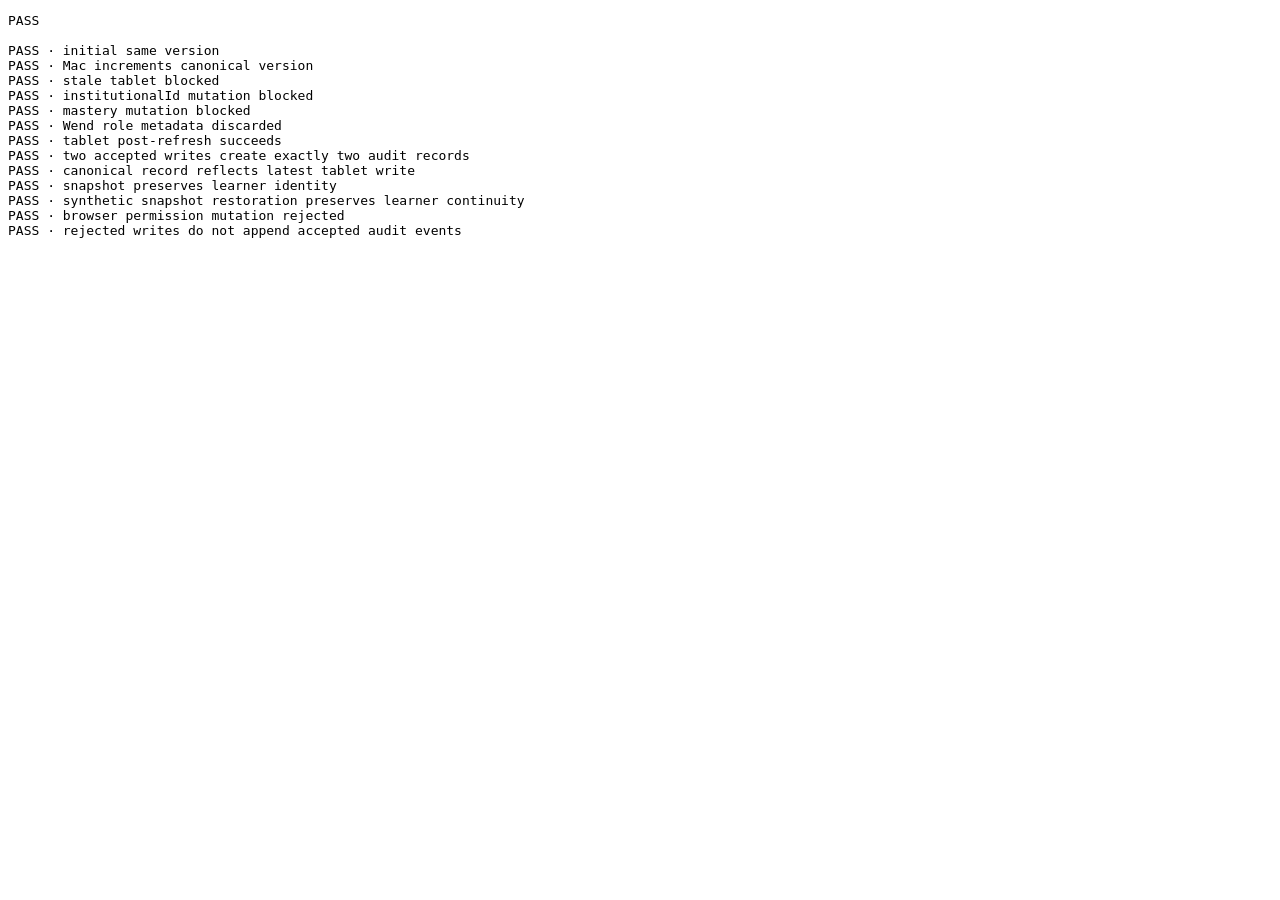
<file: tests/cross-device-test.html>
<!doctype html><meta charset="utf-8"><title>Account Cloud v0.2 Synthetic Cross-Device Test</title><pre id="out">Running…</pre><script src="../assets/account-cloud-client.js"></script><script>
(async()=>{const rows=[],load=n=>fetch(`../fixtures/${n}`).then(r=>r.json()),[family,adult,access,learner,progress,courseState,sessionView]=await Promise.all(["synthetic-family.json","synthetic-adult.json","synthetic-family-access.json","synthetic-learner.json","synthetic-progress.json","synthetic-course-state.json","synthetic-session-view.json"].map(load)),store=new KhaemenesAccountCloud.SyntheticCanonicalStore({family,adult,access,learner,progress,courseState,sessionView}),client=new KhaemenesAccountCloud.AccountCloudClient(new KhaemenesAccountCloud.SyntheticTransport(store)),mac=await client.getLearner("learner_demo"),tablet=await client.getLearner("learner_demo");rows.push(["initial same version",mac.recordVersion===tablet.recordVersion]);const first=await client.sync({schemaVersion:"2.0",operation:"learner.continuity.update",resourceType:"learner",resourceId:"learner_demo",baseVersion:mac.recordVersion,clientMutationId:"mac_1",sourceDeviceId:"mac",changes:{continuityNote:"Mac synthetic write"}});rows.push(["Mac increments canonical version",first.record.recordVersion===2]);let conflict=false;try{await client.sync({schemaVersion:"2.0",operation:"learner.continuity.update",resourceType:"learner",resourceId:"learner_demo",baseVersion:tablet.recordVersion,clientMutationId:"tab_stale",sourceDeviceId:"tablet",changes:{continuityNote:"stale"}})}catch(e){conflict=e.code==="version_conflict"}rows.push(["stale tablet blocked",conflict]);let immutable=false;try{await client.sync({schemaVersion:"2.0",operation:"learner.continuity.update",resourceType:"learner",resourceId:"learner_demo",baseVersion:2,clientMutationId:"attack",sourceDeviceId:"tablet",changes:{institutionalId:"KA-2026-FFFFFFFFFFFFFFFFFFFF"}})}catch(e){immutable=e.code==="field_not_mutable"}rows.push(["institutionalId mutation blocked",immutable]);let mastery=false;try{await client.sync({schemaVersion:"2.0",operation:"learner.continuity.update",resourceType:"learner",resourceId:"learner_demo",baseVersion:2,clientMutationId:"attack2",sourceDeviceId:"tablet",changes:{masteryPercent:100}})}catch(e){mastery=e.code==="field_not_mutable"}rows.push(["mastery mutation blocked",mastery]);const session=await client.session();rows.push(["Wend role metadata discarded",!("roles" in session)&&!("role" in session)&&!("metadata" in session)&&session.authorizationAuthority===false]);const refreshed=await client.getLearner("learner_demo");const second=await client.sync({schemaVersion:"2.0",operation:"learner.continuity.update",resourceType:"learner",resourceId:"learner_demo",baseVersion:refreshed.recordVersion,clientMutationId:"tab_2",sourceDeviceId:"tablet",changes:{continuityNote:"Tablet post-refresh"}});rows.push(["tablet post-refresh succeeds",second.record.recordVersion===3]);const audit=await client.audit();rows.push(["two accepted writes create exactly two audit records",audit.length===2&&audit[0].fromVersion===1&&audit[0].toVersion===2&&audit[1].fromVersion===2&&audit[1].toVersion===3]);const after=await client.getLearner("learner_demo");rows.push(["canonical record reflects latest tablet write",after.recordVersion===3&&after.continuityNote==="Tablet post-refresh"]);const snapshot=await client.snapshot();rows.push(["snapshot preserves learner identity",snapshot.learners.length===1&&snapshot.learners[0].learnerId===learner.learnerId&&snapshot.learners[0].recordVersion===3]);const recovered=new KhaemenesAccountCloud.SyntheticCanonicalStore({family:snapshot.families[0],adult:snapshot.adults[0],access:snapshot.access[0],learner:snapshot.learners[0],progress:snapshot.progress[0],courseState:snapshot.courseState[0],sessionView:snapshot.sessionViews[0]});rows.push(["synthetic snapshot restoration preserves learner continuity",recovered.read("learner","learner_demo").continuityNote==="Tablet post-refresh"&&recovered.read("learner","learner_demo").recordVersion===3]);let rejected=false;try{await client.sync({schemaVersion:"2.0",operation:"learner.continuity.update",resourceType:"learner",resourceId:"learner_demo",baseVersion:3,clientMutationId:"attempt_permission_change",sourceDeviceId:"tablet",changes:{permissions:["all"]}})}catch(e){rejected=e.code==="field_not_mutable"}rows.push(["browser permission mutation rejected",rejected]);rows.push(["rejected writes do not append accepted audit events",(await client.audit()).length===2]);const pass=rows.every(([,ok])=>ok);document.getElementById("out").textContent=(pass?"PASS":"FAIL")+"\n\n"+rows.map(([x,ok])=>`${ok?"PASS":"FAIL"} · ${x}`).join("\n")})();
</script>
</file>
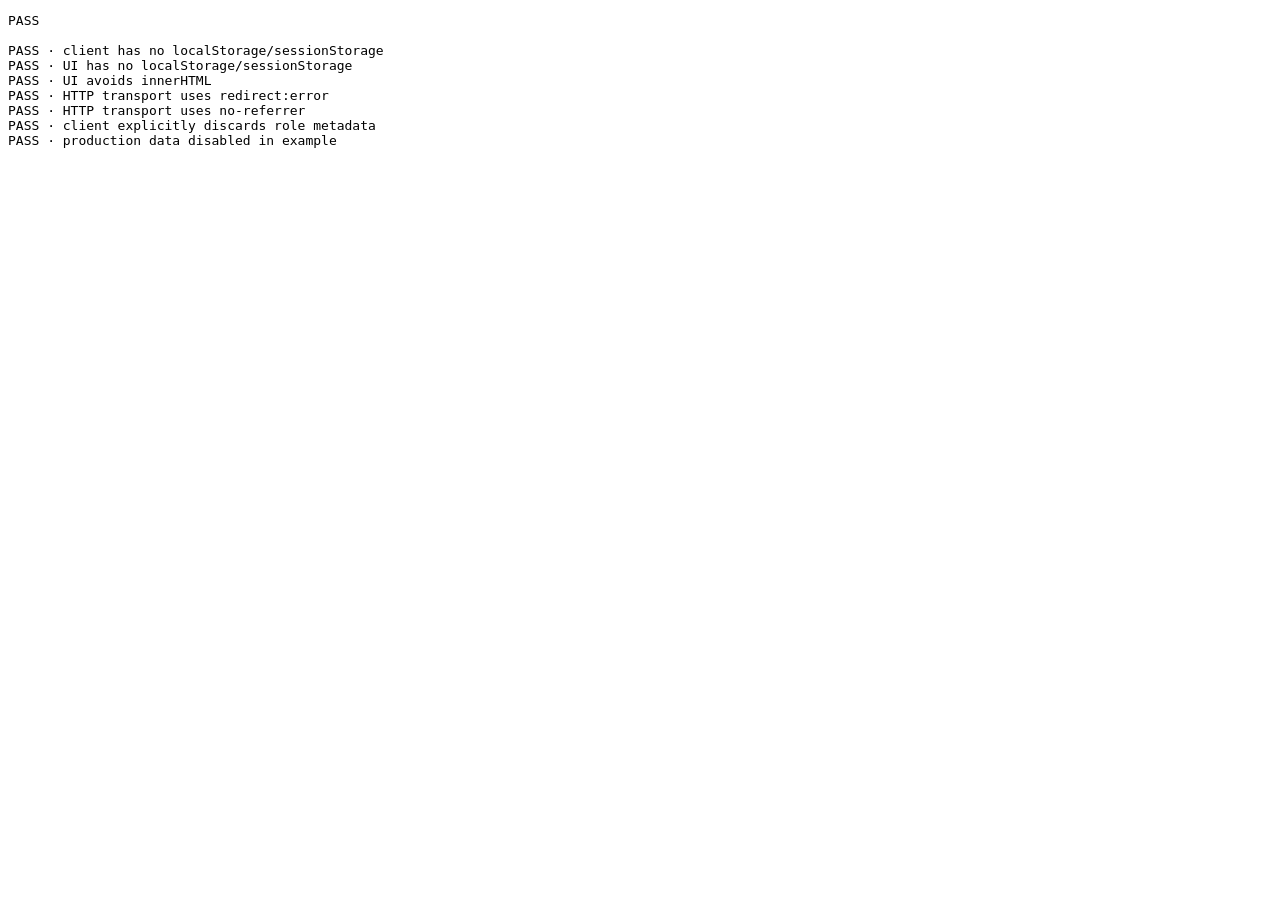
<file: tests/security-boundary-test.html>
<!doctype html><meta charset="utf-8"><title>Account Cloud v0.2 Security Boundary Test</title><pre id="out">Running…</pre><script>
(async()=>{const rows=[],client=await fetch("../assets/account-cloud-client.js",{cache:"no-store"}).then(r=>r.text()),ui=await fetch("../assets/account-cloud-ui.js",{cache:"no-store"}).then(r=>r.text()),config=await fetch("../assets/account-cloud-config.example.js",{cache:"no-store"}).then(r=>r.text());rows.push(["client has no localStorage/sessionStorage",!/localStorage|sessionStorage/.test(client)]);rows.push(["UI has no localStorage/sessionStorage",!/localStorage|sessionStorage/.test(ui)]);rows.push(["UI avoids innerHTML",!/\.innerHTML\s*=/.test(ui)]);rows.push(["HTTP transport uses redirect:error",client.includes('redirect:"error"')]);rows.push(["HTTP transport uses no-referrer",client.includes('referrerPolicy:"no-referrer"')]);rows.push(["client explicitly discards role metadata",client.includes("Deliberately ignore role/roles/metadata")]);rows.push(["production data disabled in example",config.includes("productionDataAllowed: false")]);const pass=rows.every(([,ok])=>ok);document.getElementById("out").textContent=(pass?"PASS":"FAIL")+"\n\n"+rows.map(([x,ok])=>`${ok?"PASS":"FAIL"} · ${x}`).join("\n")})();
</script>
</file>
<file: assets/account-cloud.css>
:root{--bg:#090b10;--panel:#111722;--panel2:#151d29;--line:#2c3747;--ink:#f3efe6;--soft:#b9c3cf;--gold:#d0ae68;--gold2:#8d7347;--ok:#9fd2ae;--warn:#dfc07d;--danger:#e0a1a1;--radius:4px;--space:22px}
*{box-sizing:border-box}html{background:var(--bg);color-scheme:dark}body{margin:0;background:radial-gradient(circle at 50% -20%,#1c2738 0,#0c1017 42%,#080a0e 80%);color:var(--ink);font-family:"Brandon Grotesque","Avenir Next",Avenir,Helvetica,Arial,sans-serif;line-height:1.55;min-height:100vh}a{color:inherit}.shell{width:min(1180px,calc(100% - 44px));margin:auto}.mast{padding:44px 0 22px;border-bottom:1px solid var(--line)}.kicker{font-size:11px;letter-spacing:.22em;text-transform:uppercase;color:var(--gold)}h1,h2,h3,.cinzel{font-family:Cinzel,"Times New Roman",serif;font-weight:500;letter-spacing:.06em}h1{font-size:clamp(28px,4vw,48px);margin:8px 0}.sub{max-width:850px;color:var(--soft)}.statusline{display:flex;flex-wrap:wrap;gap:11px;margin-top:22px}.pill{border:1px solid var(--gold2);padding:7px 11px;font-size:11px;letter-spacing:.08em;text-transform:uppercase;background:#121821}.pill.ok{border-color:#476d56;color:var(--ok)}.pill.warn{border-color:#75633c;color:var(--warn)}main{padding:33px 0 66px}.grid{display:grid;grid-template-columns:1fr 1fr 1fr;gap:22px}.panel{background:linear-gradient(180deg,var(--panel2),var(--panel));border:1px solid var(--line);min-height:520px;box-shadow:0 18px 60px rgba(0,0,0,.22)}.panel-head{padding:18px 22px;border-bottom:1px solid var(--line)}.panel-head h2{font-size:16px;margin:0}.panel-body{padding:22px}.stats{display:grid;grid-template-columns:repeat(4,1fr);gap:11px;margin-bottom:22px}.stat{border:1px solid var(--line);padding:11px;text-align:center}.stat b{display:block;font-size:20px}.stat span{font-size:10px;color:var(--soft);text-transform:uppercase;letter-spacing:.08em}.record-row,.tree-row{border-top:1px solid #263141;padding:12px 0}.record-row:first-child,.tree-row:first-child{border-top:0}.record-meta{display:flex;justify-content:space-between;gap:12px;color:var(--soft);font-size:11px;margin-top:4px}.tree-row{display:grid;grid-template-columns:28px 1fr;gap:2px 8px}.tree-icon{grid-row:1/3;color:var(--gold)}.small{color:var(--soft);font-size:11px}.actions{display:grid;grid-template-columns:1fr 1fr;gap:11px;margin-bottom:16px}.btn{appearance:none;border:1px solid #526075;background:#151d29;color:var(--ink);padding:11px 13px;border-radius:0;font:inherit;font-size:12px;cursor:pointer}.btn:hover{border-color:var(--gold);background:#1a2432}.btn.primary{border-color:var(--gold2);background:#2a241b}.console{white-space:pre-wrap;word-break:break-word;background:#090d13;border:1px solid var(--line);min-height:270px;padding:14px;font:11px/1.55 ui-monospace,SFMono-Regular,Menlo,Consolas,monospace;color:#d9e0e8}.notice{margin-top:22px;border-left:2px solid var(--gold);padding:11px 14px;color:var(--soft);background:rgba(208,174,104,.05)}footer{border-top:1px solid var(--line);padding:22px 0 44px;color:var(--soft);font-size:11px}@media(max-width:920px){.grid{grid-template-columns:1fr}.panel{min-height:auto}}@media(max-width:560px){.shell{width:min(100% - 24px,1180px)}.stats{grid-template-columns:1fr 1fr}.actions{grid-template-columns:1fr}}
</file>
